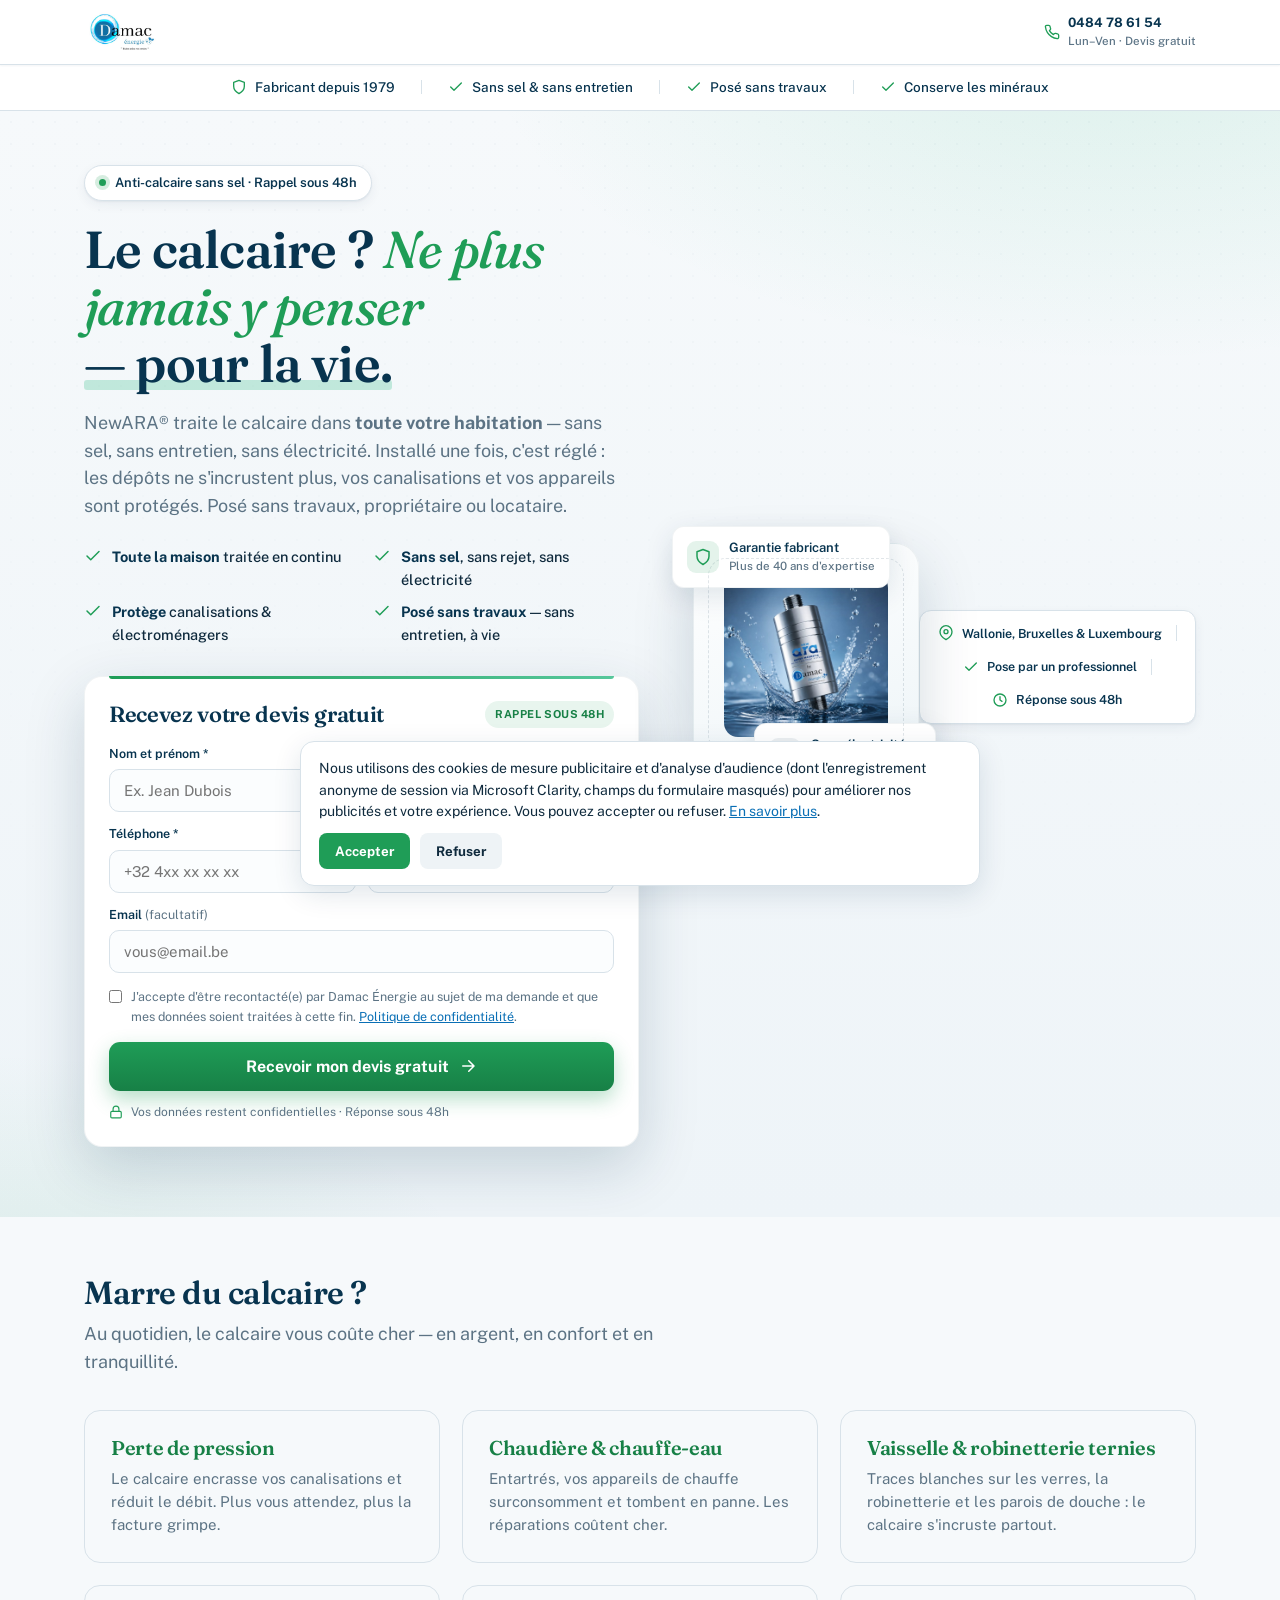
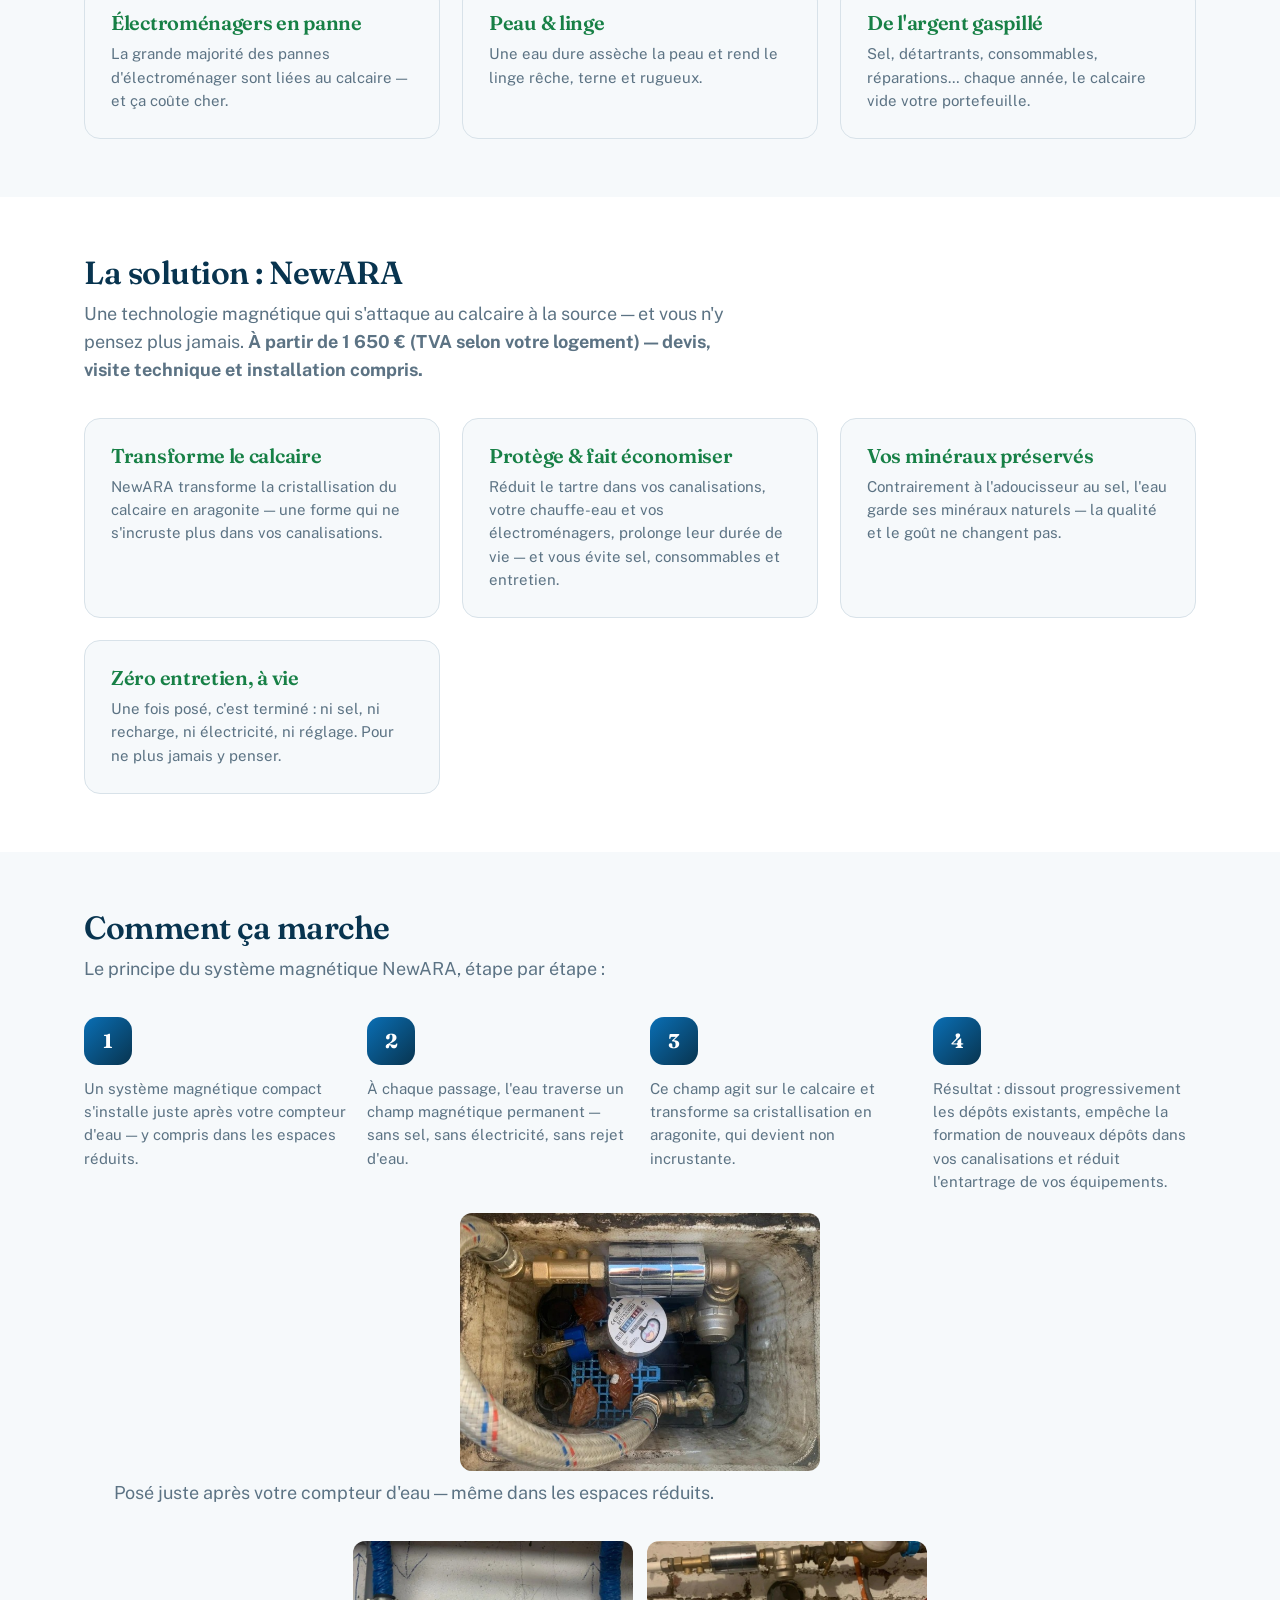
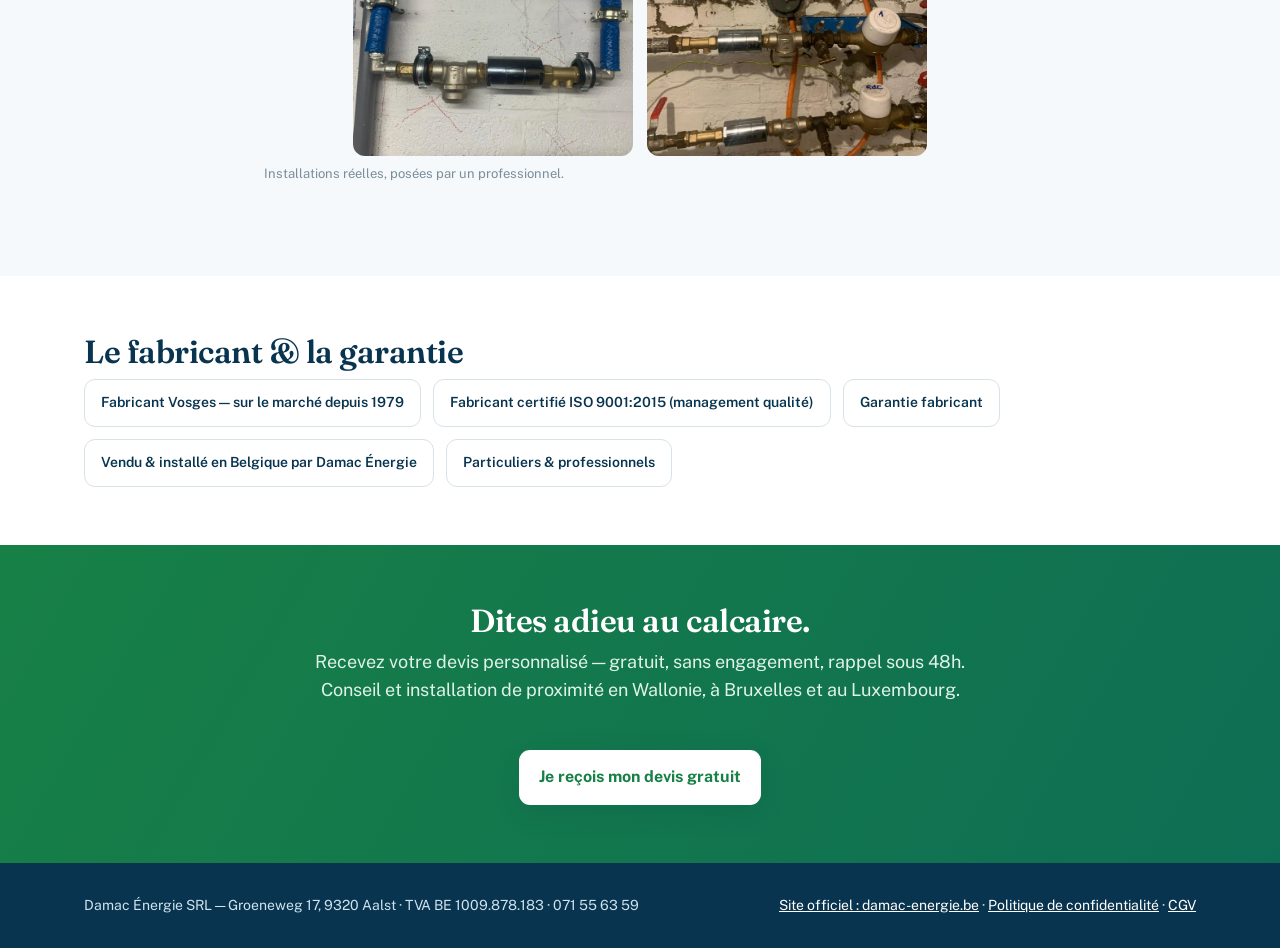
<file: index.html>
<!DOCTYPE html>
<html lang="fr">
<head>
<meta charset="utf-8">
<meta name="viewport" content="width=device-width, initial-scale=1">
<title>Anti-calcaire NewARA — Dites adieu au calcaire, pour la vie | Damac Énergie</title>
<meta name="description" content="Le calcaire ? Ne plus jamais y penser. NewARA traite le calcaire dans toute votre maison — sans sel, sans entretien, sans électricité. Posé sans travaux, propriétaire ou locataire. À partir de 1 650 €. Devis gratuit en Wallonie, Bruxelles & Luxembourg.">

<!-- Google Consent Mode v2 : refus par défaut (RGPD) — avant le tag -->
<script>
  window.dataLayer = window.dataLayer || [];
  function gtag(){dataLayer.push(arguments);}
  gtag('consent','default',{
    ad_storage:'denied', ad_user_data:'denied', ad_personalization:'denied',
    analytics_storage:'denied', wait_for_update:500
  });
  gtag('js', new Date());
  gtag('config','AW-18269579591');
</script>
<script async src="https://www.googletagmanager.com/gtag/js?id=AW-18269579591"></script>

<!-- Suivi des appels depuis le site (number swap Google Ads) : trace les appels au numéro affiché venus d'un clic pub -->
<script>
  gtag('config','AW-18269579591/tCw0CK3us8YcEMfSzodE',{'phone_conversion_number':'0484 78 61 54'});
</script>

<!-- Microsoft Clarity (analyse comportementale : enregistrements de session + heatmaps) -->
<!-- RGPD : refus par défaut ; le bandeau cookies (script.js) passe à 'granted' à l'acceptation. Inputs masqués par défaut (PII non captée). -->
<script type="text/javascript">
  (function(c,l,a,r,i,t,y){
    c[a]=c[a]||function(){(c[a].q=c[a].q||[]).push(arguments)};
    t=l.createElement(r);t.async=1;t.src="https://www.clarity.ms/tag/"+i;
    y=l.getElementsByTagName(r)[0];y.parentNode.insertBefore(t,y);
  })(window, document, "clarity", "script", "3j9kkblzoj");
  clarity('consentv2', { ad_Storage:'denied', analytics_Storage:'denied' });
</script>

<link rel="stylesheet" href="assets/style.css">
</head>
<body>

<!-- Barre supérieure -->
<header class="topbar"><div class="wrap">
  <div class="brand"><img src="assets/damac-logo.jpg" alt="Damac Énergie"></div>
  <a class="phone" href="tel:+32484786154">
    <svg viewBox="0 0 24 24" stroke-width="2" stroke-linecap="round" stroke-linejoin="round" aria-hidden="true"><path d="M22 16.92v3a2 2 0 0 1-2.18 2 19.79 19.79 0 0 1-8.63-3.07 19.5 19.5 0 0 1-6-6 19.79 19.79 0 0 1-3.07-8.67A2 2 0 0 1 4.11 2h3a2 2 0 0 1 2 1.72c.13.96.36 1.9.7 2.81a2 2 0 0 1-.45 2.11L8.09 9.91a16 16 0 0 0 6 6l1.27-1.27a2 2 0 0 1 2.11-.45c.91.34 1.85.57 2.81.7A2 2 0 0 1 22 16.92z"/></svg>
    <span>0484 78 61 54<small>Lun–Ven · Devis gratuit</small></span>
  </a>
</div></header>

<!-- Bandeau de réassurance -->
<div class="trust"><div class="wrap">
  <div class="item"><svg viewBox="0 0 24 24" stroke-width="2" stroke-linecap="round" stroke-linejoin="round" aria-hidden="true"><path d="M12 2 4 5v6c0 5 3.4 8.5 8 11 4.6-2.5 8-6 8-11V5l-8-3z"/></svg> Fabricant depuis 1979</div>
  <div class="sep"></div>
  <div class="item"><svg viewBox="0 0 24 24" stroke-width="2" stroke-linecap="round" stroke-linejoin="round" aria-hidden="true"><path d="M20 6 9 17l-5-5"/></svg> Sans sel &amp; sans entretien</div>
  <div class="sep"></div>
  <div class="item"><svg viewBox="0 0 24 24" stroke-width="2" stroke-linecap="round" stroke-linejoin="round" aria-hidden="true"><path d="M20 6 9 17l-5-5"/></svg> Posé sans travaux</div>
  <div class="sep"></div>
  <div class="item"><svg viewBox="0 0 24 24" stroke-width="2" stroke-linecap="round" stroke-linejoin="round" aria-hidden="true"><path d="M20 6 9 17l-5-5"/></svg> Conserve les minéraux</div>
</div></div>

<!-- HERO -->
<section class="hero"><div class="wrap hero-grid">
  <div class="hero-left">
    <span class="eyebrow"><span class="dot"></span> Anti-calcaire sans sel · Rappel sous 48h</span>
    <h1>Le calcaire&nbsp;? <span class="accent">Ne plus jamais y penser</span><span class="under"> — pour la vie.</span></h1>
    <p class="lede">NewARA® traite le calcaire dans <b>toute votre habitation</b> — sans sel, sans entretien, sans électricité. Installé une fois, c'est réglé : les dépôts ne s'incrustent plus, vos canalisations et vos appareils sont protégés. Posé sans travaux, propriétaire ou locataire.</p>
    <ul class="bullets">
      <li><svg viewBox="0 0 24 24" stroke-width="2" stroke-linecap="round" stroke-linejoin="round" aria-hidden="true"><path d="M20 6 9 17l-5-5"/></svg><span><b>Toute la maison</b> traitée en continu</span></li>
      <li><svg viewBox="0 0 24 24" stroke-width="2" stroke-linecap="round" stroke-linejoin="round" aria-hidden="true"><path d="M20 6 9 17l-5-5"/></svg><span><b>Sans sel</b>, sans rejet, sans électricité</span></li>
      <li><svg viewBox="0 0 24 24" stroke-width="2" stroke-linecap="round" stroke-linejoin="round" aria-hidden="true"><path d="M20 6 9 17l-5-5"/></svg><span><b>Protège</b> canalisations &amp; électroménagers</span></li>
      <li><svg viewBox="0 0 24 24" stroke-width="2" stroke-linecap="round" stroke-linejoin="round" aria-hidden="true"><path d="M20 6 9 17l-5-5"/></svg><span><b>Posé sans travaux</b> — sans entretien, à vie</span></li>
    </ul>

    <form id="lead-form" class="form-card" data-produit="Anti-calcaire NewARA" novalidate>
      <div class="form-head">
        <h2>Recevez votre devis gratuit</h2>
        <span class="badge">Rappel sous 48h</span>
      </div>
      <div class="form-grid">
        <div class="field full"><label for="nom">Nom et prénom *</label>
          <input id="nom" name="nom" type="text" autocomplete="name" placeholder="Ex. Jean Dubois" required></div>
        <div class="field"><label for="tel">Téléphone *</label>
          <input id="tel" name="telephone" type="tel" autocomplete="tel" placeholder="+32 4xx xx xx xx" required></div>
        <div class="field"><label for="cp">Code postal *</label>
          <input id="cp" name="code_postal" type="text" inputmode="numeric" placeholder="ex. 6000" required></div>
        <div class="field full"><label for="email">Email <span style="color:var(--gris);font-weight:400">(facultatif)</span></label>
          <input id="email" name="email" type="email" autocomplete="email" placeholder="vous@email.be"></div>
      </div>
      <label class="consent"><input id="consent" type="checkbox" name="consentement" value="oui">
        <span>J'accepte d'être recontacté(e) par Damac Énergie au sujet de ma demande et que mes données soient traitées à cette fin. <a href="politique-confidentialite.html" target="_blank">Politique de confidentialité</a>.</span></label>
      <button type="submit" class="btn">Recevoir mon devis gratuit
        <svg viewBox="0 0 24 24" stroke-width="2" stroke-linecap="round" stroke-linejoin="round" aria-hidden="true"><path d="M5 12h14M13 5l7 7-7 7"/></svg></button>
      <p class="err" id="form-err"></p>
      <p class="form-note"><svg viewBox="0 0 24 24" stroke-width="2" stroke-linecap="round" stroke-linejoin="round" aria-hidden="true"><rect x="3" y="11" width="18" height="11" rx="2"/><path d="M7 11V7a5 5 0 0 1 10 0v4"/></svg> Vos données restent confidentielles · Réponse sous 48h</p>
      <input type="hidden" id="gclid" name="gclid">
      <input type="hidden" id="gbraid" name="gbraid">
      <input type="hidden" id="wbraid" name="wbraid">
      <input type="hidden" id="utm_source" name="utm_source">
      <input type="hidden" id="utm_medium" name="utm_medium">
      <input type="hidden" id="utm_campaign" name="utm_campaign">
      <input type="hidden" id="utm_term" name="utm_term">
      <input type="hidden" id="page_origine" name="page_origine">
      <input type="hidden" id="referrer" name="referrer">
      <input type="hidden" name="produit" value="Anti-calcaire NewARA">
    </form>
  </div>

  <div class="visual">
    <div class="frame">
      <img src="assets/newara-produit.jpg" alt="Dispositif anti-calcaire NewARA (Damac Énergie)">
      <div class="badge-float badge-1">
        <div class="ico"><svg viewBox="0 0 24 24" stroke-width="2" stroke-linecap="round" stroke-linejoin="round" aria-hidden="true"><path d="M12 2 4 5v6c0 5 3.4 8.5 8 11 4.6-2.5 8-6 8-11V5l-8-3z"/></svg></div>
        <div><span>Garantie fabricant</span><small>Plus de 40 ans d'expertise</small></div>
      </div>
      <div class="badge-float badge-2">
        <div class="ico"><svg viewBox="0 0 24 24" stroke-width="2" stroke-linecap="round" stroke-linejoin="round" aria-hidden="true"><path d="M13 2 3 14h9l-1 8 10-12h-9l1-8z"/></svg></div>
        <div><span>Sans électricité</span><small>Zéro consommation</small></div>
      </div>
    </div>
    <div class="reassurance-row">
      <div class="r-item"><svg viewBox="0 0 24 24" stroke-width="2" stroke-linecap="round" stroke-linejoin="round" aria-hidden="true"><path d="M21 10c0 7-9 12-9 12s-9-5-9-12a9 9 0 0 1 18 0z"/><circle cx="12" cy="10" r="3"/></svg> Wallonie, Bruxelles &amp; Luxembourg</div>
      <div class="r-sep"></div>
      <div class="r-item"><svg viewBox="0 0 24 24" stroke-width="2" stroke-linecap="round" stroke-linejoin="round" aria-hidden="true"><path d="M20 6 9 17l-5-5"/></svg> Pose par un professionnel</div>
      <div class="r-sep"></div>
      <div class="r-item"><svg viewBox="0 0 24 24" stroke-width="2" stroke-linecap="round" stroke-linejoin="round" aria-hidden="true"><circle cx="12" cy="12" r="9"/><path d="M12 7v5l3 2"/></svg> Réponse sous 48h</div>
    </div>
  </div>
</div></section>

<!-- MARRE DU CALCAIRE -->
<section class="alt"><div class="wrap">
  <h2 class="t">Marre du calcaire&nbsp;?</h2>
  <p class="st">Au quotidien, le calcaire vous coûte cher — en argent, en confort et en tranquillité.</p>
  <div class="cols">
    <div class="col"><h3>Perte de pression</h3><p>Le calcaire encrasse vos canalisations et réduit le débit. Plus vous attendez, plus la facture grimpe.</p></div>
    <div class="col"><h3>Chaudière &amp; chauffe-eau</h3><p>Entartrés, vos appareils de chauffe surconsomment et tombent en panne. Les réparations coûtent cher.</p></div>
    <div class="col"><h3>Vaisselle &amp; robinetterie ternies</h3><p>Traces blanches sur les verres, la robinetterie et les parois de douche : le calcaire s'incruste partout.</p></div>
    <div class="col"><h3>Électroménagers en panne</h3><p>La grande majorité des pannes d'électroménager sont liées au calcaire — et ça coûte cher.</p></div>
    <div class="col"><h3>Peau &amp; linge</h3><p>Une eau dure assèche la peau et rend le linge rêche, terne et rugueux.</p></div>
    <div class="col"><h3>De l'argent gaspillé</h3><p>Sel, détartrants, consommables, réparations… chaque année, le calcaire vide votre portefeuille.</p></div>
  </div>
</div></section>

<!-- BÉNÉFICES -->
<section><div class="wrap">
  <h2 class="t">La solution&nbsp;: NewARA</h2>
  <p class="st">Une technologie magnétique qui s'attaque au calcaire à la source — et vous n'y pensez plus jamais. <strong>À partir de 1 650 € (TVA selon votre logement) — devis, visite technique et installation compris.</strong></p>
  <div class="cols">
    <div class="col"><h3>Transforme le calcaire</h3><p>NewARA transforme la cristallisation du calcaire en aragonite — une forme qui ne s'incruste plus dans vos canalisations.</p></div>
    <div class="col"><h3>Protège &amp; fait économiser</h3><p>Réduit le tartre dans vos canalisations, votre chauffe-eau et vos électroménagers, prolonge leur durée de vie — et vous évite sel, consommables et entretien.</p></div>
    <div class="col"><h3>Vos minéraux préservés</h3><p>Contrairement à l'adoucisseur au sel, l'eau garde ses minéraux naturels — la qualité et le goût ne changent pas.</p></div>
    <div class="col"><h3>Zéro entretien, à vie</h3><p>Une fois posé, c'est terminé : ni sel, ni recharge, ni électricité, ni réglage. Pour ne plus jamais y penser.</p></div>
  </div>
</div></section>

<!-- COMMENT ÇA MARCHE -->
<section class="alt"><div class="wrap">
  <h2 class="t">Comment ça marche</h2>
  <p class="st">Le principe du système magnétique NewARA, étape par étape :</p>
  <div class="steps">
    <div class="step"><div class="n">1</div><p>Un système magnétique compact s'installe juste après votre compteur d'eau — y compris dans les espaces réduits.</p></div>
    <div class="step"><div class="n">2</div><p>À chaque passage, l'eau traverse un champ magnétique permanent — sans sel, sans électricité, sans rejet d'eau.</p></div>
    <div class="step"><div class="n">3</div><p>Ce champ agit sur le calcaire et transforme sa cristallisation en aragonite, qui devient non incrustante.</p></div>
    <div class="step"><div class="n">4</div><p>Résultat : dissout progressivement les dépôts existants, empêche la formation de nouveaux dépôts dans vos canalisations et réduit l'entartrage de vos équipements.</p></div>
  </div>
  <img src="assets/install-compteur.jpg" alt="NewARA installé juste après le compteur d'eau, dans un espace réduit" style="max-width:360px;width:100%;height:auto;display:block;margin:20px auto 0;border-radius:12px">
  <p class="st" style="margin-top:8px;text-align:center">Posé juste après votre compteur d'eau — même dans les espaces réduits.</p>
  <div style="display:flex;gap:14px;flex-wrap:wrap;justify-content:center;margin-top:18px">
    <img src="assets/install-mur.jpg" alt="Installation NewARA sur l'arrivée d'eau" style="width:280px;max-width:100%;height:auto;border-radius:12px">
    <img src="assets/install-pro.jpg" alt="Installation professionnelle multi-lignes" style="width:280px;max-width:100%;height:auto;border-radius:12px">
  </div>
  <p class="st" style="margin-top:8px;text-align:center;font-size:13px;opacity:.8">Installations réelles, posées par un professionnel.</p>
</div></section>

<!-- LE FABRICANT & LA GARANTIE -->
<section><div class="wrap">
  <h2 class="t">Le fabricant &amp; la garantie</h2>
  <div class="proof">
    <span>Fabricant Vosges — sur le marché depuis 1979</span><span>Fabricant certifié ISO 9001:2015 (management qualité)</span>
    <span>Garantie fabricant</span><span>Vendu &amp; installé en Belgique par Damac Énergie</span>
    <span>Particuliers &amp; professionnels</span>
  </div>
</div></section>

<!-- CTA -->
<section class="cta-band"><div class="wrap">
  <h2 class="t">Dites adieu au calcaire.</h2>
  <p class="st">Recevez votre devis personnalisé — gratuit, sans engagement, rappel sous 48h. Conseil et installation de proximité en Wallonie, à Bruxelles et au Luxembourg.</p>
  <a href="#lead-form" class="btn">Je reçois mon devis gratuit</a>
</div></section>

<footer><div class="wrap">
  <div>Damac Énergie SRL — Groeneweg 17, 9320 Aalst · TVA BE 1009.878.183 · 071 55 63 59</div>
  <div><a href="https://www.damac-energie.be/" target="_blank" rel="noopener">Site officiel : damac-energie.be</a> · <a href="politique-confidentialite.html">Politique de confidentialité</a> · <a href="https://www.damac-energie.be/cgv" target="_blank" rel="noopener">CGV</a></div>
</div></footer>

<!-- Barre d'appel mobile -->
<div class="callbar">
  <a href="tel:+32484786154"><svg viewBox="0 0 24 24" fill="none" stroke="currentColor" stroke-width="2" stroke-linecap="round" stroke-linejoin="round" aria-hidden="true"><path d="M22 16.92v3a2 2 0 0 1-2.18 2 19.79 19.79 0 0 1-8.63-3.07 19.5 19.5 0 0 1-6-6 19.79 19.79 0 0 1-3.07-8.67A2 2 0 0 1 4.11 2h3a2 2 0 0 1 2 1.72c.13.96.36 1.9.7 2.81a2 2 0 0 1-.45 2.11L8.09 9.91a16 16 0 0 0 6 6l1.27-1.27a2 2 0 0 1 2.11-.45c.91.34 1.85.57 2.81.7A2 2 0 0 1 22 16.92z"/></svg>Appeler</a>
  <a href="https://wa.me/32484786154?text=Bonjour%2C%20je%20souhaite%20un%20devis%20anti-calcaire%20NewARA" target="_blank" rel="noopener"><svg viewBox="0 0 24 24" fill="none" stroke="currentColor" stroke-width="2" stroke-linecap="round" stroke-linejoin="round" aria-hidden="true"><path d="M21 11.5a8.38 8.38 0 0 1-.9 3.8 8.5 8.5 0 0 1-7.6 4.7 8.38 8.38 0 0 1-3.8-.9L3 21l1.9-5.7a8.38 8.38 0 0 1-.9-3.8 8.5 8.5 0 0 1 4.7-7.6 8.38 8.38 0 0 1 3.8-.9h.5a8.48 8.48 0 0 1 8 8v.5z"/></svg>WhatsApp</a>
  <a class="alt2" href="#lead-form"><svg viewBox="0 0 24 24" fill="none" stroke="currentColor" stroke-width="2" stroke-linecap="round" stroke-linejoin="round" aria-hidden="true"><path d="M11 4H4a2 2 0 0 0-2 2v14a2 2 0 0 0 2 2h14a2 2 0 0 0 2-2v-7"/><path d="M18.5 2.5a2.12 2.12 0 0 1 3 3L12 15l-4 1 1-4 9.5-9.5z"/></svg>Mon devis</a>
</div>

<!-- Bandeau cookies -->
<div id="cookie">
  <p>Nous utilisons des cookies de mesure publicitaire et d'analyse d'audience (dont l'enregistrement anonyme de session via Microsoft Clarity, champs du formulaire masqués) pour améliorer nos publicités et votre expérience. Vous pouvez accepter ou refuser. <a href="politique-confidentialite.html" target="_blank">En savoir plus</a>.</p>
  <div class="row">
    <button class="ok" id="cookie-ok">Accepter</button>
    <button class="no" id="cookie-no">Refuser</button>
  </div>
</div>

<script src="assets/script.js"></script>
</body>
</html>
</file>
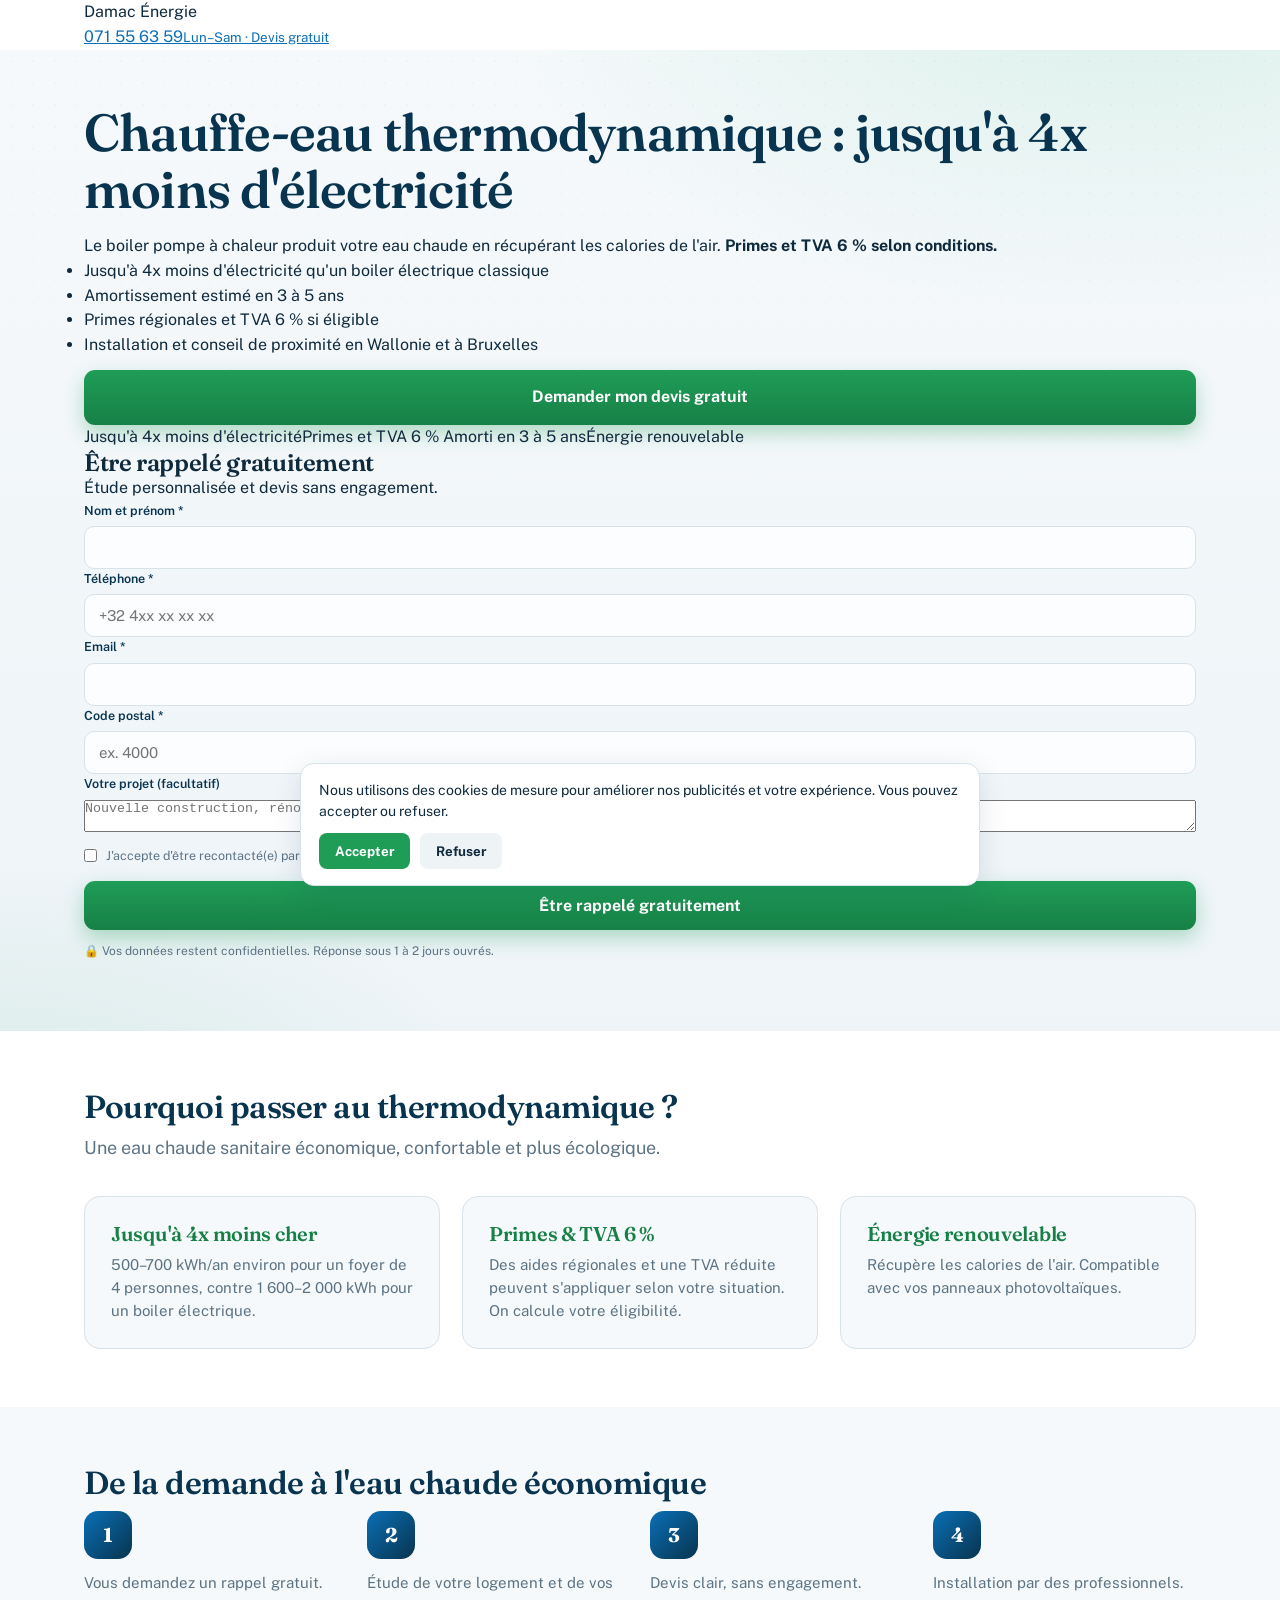
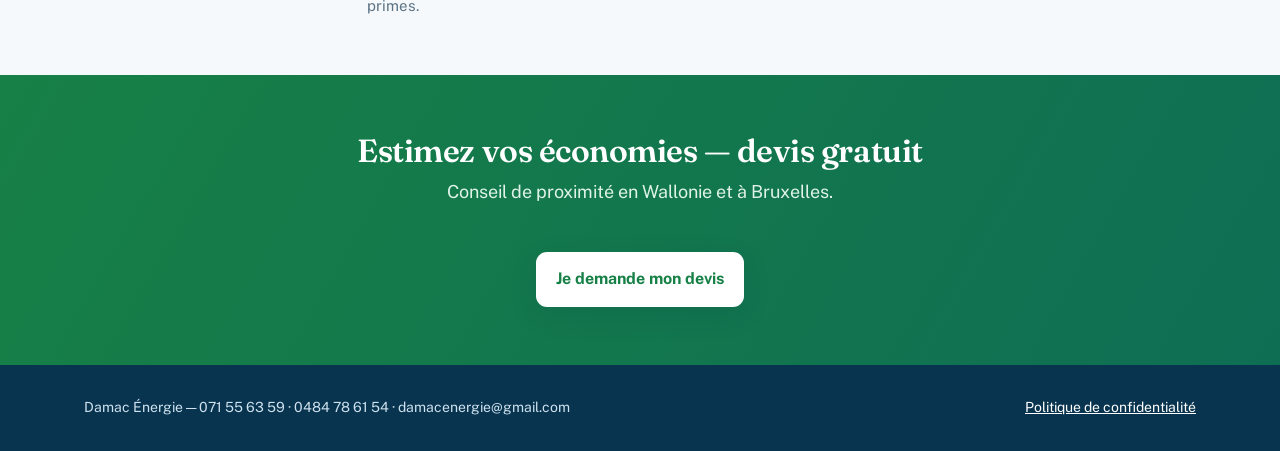
<file: chauffe-eau-thermodynamique.html>
<!DOCTYPE html>
<html lang="fr">
<head>
<meta charset="utf-8">
<meta name="viewport" content="width=device-width, initial-scale=1">
<title>Chauffe-eau thermodynamique | Devis gratuit — Damac Énergie</title>
<meta name="description" content="Chauffe-eau thermodynamique : jusqu'à 4x moins d'électricité. Primes et TVA 6% selon conditions. Devis gratuit en Wallonie et à Bruxelles.">

<!-- ===== Google Consent Mode v2 : refus par défaut (RGPD) ===== -->
<script>
  window.dataLayer = window.dataLayer || [];
  function gtag(){dataLayer.push(arguments);}
  gtag('consent','default',{
    ad_storage:'denied', ad_user_data:'denied', ad_personalization:'denied',
    analytics_storage:'denied', wait_for_update:500
  });
  gtag('js', new Date());
  gtag('config','AW-CONVERSION_ID');   /* >>> REMPLACER par AW-XXXXXXXXX <<< */
</script>
<script async src="https://www.googletagmanager.com/gtag/js?id=AW-CONVERSION_ID"></script>

<link rel="stylesheet" href="assets/style.css">
</head>
<body>

<header class="top"><div class="wrap">
  <div class="logo">Damac <span>Énergie</span></div>
  <a class="tel" href="tel:+3271556359">071 55 63 59<small>Lun–Sam · Devis gratuit</small></a>
</div></header>

<section class="hero"><div class="wrap"><div class="grid">
  <div>
    <h1>Chauffe-eau thermodynamique : jusqu'à 4x moins d'électricité</h1>
    <p class="lead">Le boiler pompe à chaleur produit votre eau chaude en récupérant les calories de l'air. <strong>Primes et TVA 6 % selon conditions.</strong></p>
    <ul>
      <li>Jusqu'à 4x moins d'électricité qu'un boiler électrique classique</li>
      <li>Amortissement estimé en 3 à 5 ans</li>
      <li>Primes régionales et TVA 6 % si éligible</li>
      <li>Installation et conseil de proximité en Wallonie et à Bruxelles</li>
    </ul>
    <a href="#form" class="btn">Demander mon devis gratuit</a>
    <div class="badges">
      <span>Jusqu'à 4x moins d'électricité</span><span>Primes et TVA 6 %</span>
      <span>Amorti en 3 à 5 ans</span><span>Énergie renouvelable</span>
    </div>
  </div>

  <div class="card-form" id="form">
    <h2>Être rappelé gratuitement</h2>
    <p class="sub">Étude personnalisée et devis sans engagement.</p>
    <form id="lead-form" data-produit="Chauffe-eau thermodynamique" novalidate>
      <div class="field"><label for="nom">Nom et prénom *</label>
        <input id="nom" name="nom" type="text" autocomplete="name" required></div>
      <div class="field"><label for="tel">Téléphone *</label>
        <input id="tel" name="telephone" type="tel" autocomplete="tel" required placeholder="+32 4xx xx xx xx"></div>
      <div class="field"><label for="email">Email *</label>
        <input id="email" name="email" type="email" autocomplete="email" required></div>
      <div class="field"><label for="cp">Code postal *</label>
        <input id="cp" name="code_postal" type="text" inputmode="numeric" required placeholder="ex. 4000"></div>
      <div class="field"><label for="msg">Votre projet (facultatif)</label>
        <textarea id="msg" name="message" rows="2" placeholder="Nouvelle construction, rénovation, nombre de personnes…"></textarea></div>

      <label class="consent"><input id="consent" type="checkbox" name="consentement" value="oui">
        <span>J'accepte d'être recontacté(e) par Damac Énergie au sujet de ma demande et que mes données soient traitées à cette fin. <a href="politique-confidentialite.html" target="_blank">Politique de confidentialité</a>.</span></label>

      <input type="hidden" id="gclid" name="gclid">
      <input type="hidden" id="gbraid" name="gbraid">
      <input type="hidden" id="wbraid" name="wbraid">
      <input type="hidden" id="utm_source" name="utm_source">
      <input type="hidden" id="utm_medium" name="utm_medium">
      <input type="hidden" id="utm_campaign" name="utm_campaign">
      <input type="hidden" id="utm_term" name="utm_term">
      <input type="hidden" id="page_origine" name="page_origine">
      <input type="hidden" id="referrer" name="referrer">
      <input type="hidden" name="produit" value="Chauffe-eau thermodynamique">

      <button type="submit" class="btn btn--full">Être rappelé gratuitement</button>
      <p class="err" id="form-err"></p>
      <p class="form-note">🔒 Vos données restent confidentielles. Réponse sous 1 à 2 jours ouvrés.</p>
    </form>
  </div>
</div></div></section>

<section><div class="wrap">
  <h2 class="t">Pourquoi passer au thermodynamique ?</h2>
  <p class="st">Une eau chaude sanitaire économique, confortable et plus écologique.</p>
  <div class="cols">
    <div class="col"><h3>Jusqu'à 4x moins cher</h3><p>500–700 kWh/an environ pour un foyer de 4 personnes, contre 1 600–2 000 kWh pour un boiler électrique.</p></div>
    <div class="col"><h3>Primes &amp; TVA 6 %</h3><p>Des aides régionales et une TVA réduite peuvent s'appliquer selon votre situation. On calcule votre éligibilité.</p></div>
    <div class="col"><h3>Énergie renouvelable</h3><p>Récupère les calories de l'air. Compatible avec vos panneaux photovoltaïques.</p></div>
  </div>
</div></section>

<section class="alt"><div class="wrap">
  <h2 class="t">De la demande à l'eau chaude économique</h2>
  <div class="steps">
    <div class="step"><div class="n">1</div><p>Vous demandez un rappel gratuit.</p></div>
    <div class="step"><div class="n">2</div><p>Étude de votre logement et de vos primes.</p></div>
    <div class="step"><div class="n">3</div><p>Devis clair, sans engagement.</p></div>
    <div class="step"><div class="n">4</div><p>Installation par des professionnels.</p></div>
  </div>
</div></section>

<section class="cta-band"><div class="wrap">
  <h2 class="t">Estimez vos économies — devis gratuit</h2>
  <p class="st" style="color:#dff3e8">Conseil de proximité en Wallonie et à Bruxelles.</p>
  <a href="#form" class="btn">Je demande mon devis</a>
</div></section>

<footer><div class="wrap">
  <div>Damac Énergie — 071 55 63 59 · 0484 78 61 54 · damacenergie@gmail.com</div>
  <div><a href="politique-confidentialite.html">Politique de confidentialité</a></div>
</div></footer>

<div class="callbar">
  <a href="tel:+3271556359">📞 Appeler</a>
  <a class="alt2" href="#form">📝 Être rappelé</a>
</div>

<div id="cookie">
  <p>Nous utilisons des cookies de mesure pour améliorer nos publicités et votre expérience. Vous pouvez accepter ou refuser.</p>
  <div class="row">
    <button class="ok" id="cookie-ok">Accepter</button>
    <button class="no" id="cookie-no">Refuser</button>
  </div>
</div>

<script src="assets/script.js"></script>
</body>
</html>
</file>
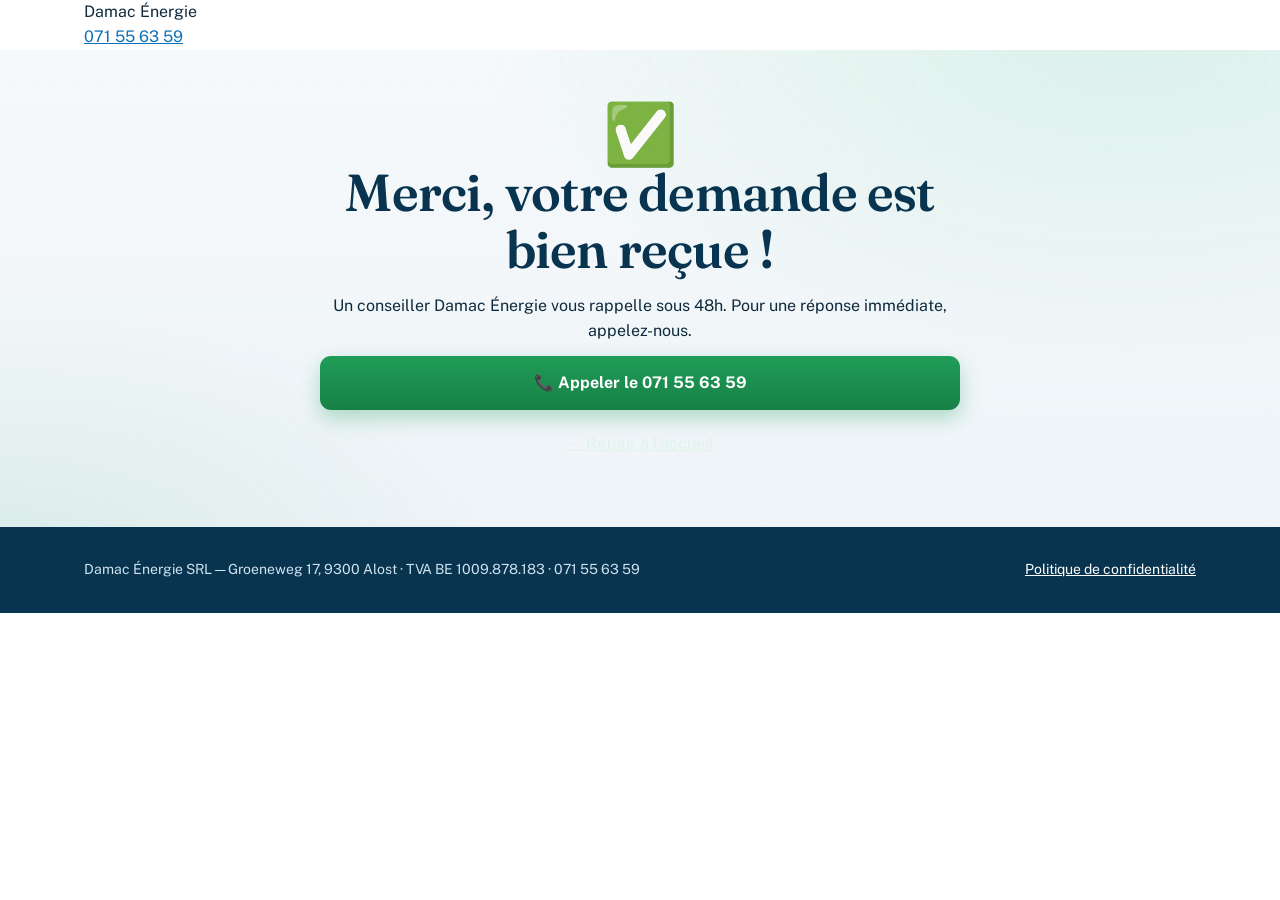
<file: merci.html>
<!DOCTYPE html>
<html lang="fr">
<head>
<meta charset="utf-8">
<meta name="viewport" content="width=device-width, initial-scale=1">
<title>Merci — votre demande est bien reçue | Damac Énergie</title>
<meta name="robots" content="noindex">

<!-- ===== Consent Mode v2 (mêmes réglages que les autres pages) ===== -->
<script>
  window.dataLayer = window.dataLayer || [];
  function gtag(){dataLayer.push(arguments);}
  gtag('consent','default',{
    ad_storage:'denied', ad_user_data:'denied', ad_personalization:'denied',
    analytics_storage:'denied', wait_for_update:500
  });
  // Si l'utilisateur avait déjà accepté sur la page précédente, on rétablit le consentement :
  try{ if(localStorage.getItem('damac_consent')==='granted'){
    gtag('consent','update',{ad_storage:'granted',ad_user_data:'granted',ad_personalization:'granted',analytics_storage:'granted'});
  }}catch(e){}
  gtag('js', new Date());
  gtag('config','AW-18269579591');
</script>
<script async src="https://www.googletagmanager.com/gtag/js?id=AW-18269579591"></script>

<!-- Microsoft Clarity : refus par défaut, rétabli si l'utilisateur avait accepté sur la page précédente -->
<script type="text/javascript">
  (function(c,l,a,r,i,t,y){
    c[a]=c[a]||function(){(c[a].q=c[a].q||[]).push(arguments)};
    t=l.createElement(r);t.async=1;t.src="https://www.clarity.ms/tag/"+i;
    y=l.getElementsByTagName(r)[0];y.parentNode.insertBefore(t,y);
  })(window, document, "clarity", "script", "3j9kkblzoj");
  clarity('consentv2', { ad_Storage:'denied', analytics_Storage:'denied' });
  try{ if(localStorage.getItem('damac_consent')==='granted'){
    clarity('consentv2', { ad_Storage:'granted', analytics_Storage:'granted' });
  }}catch(e){}
</script>

<!-- ============================================================
     >>> BALISE DE CONVERSION « Formulaire devis » <<<
     Remplace AW-CONVERSION_ID/LABEL par l'extrait fourni par Google Ads
     (Objectifs > Conversions > ton action > Configurer la balise).
     ============================================================ -->
<script>
  gtag('event','conversion',{
    'send_to':'AW-18269579591/c2TaCNXNvcUcEMfSzodE',
    'value':1.0,
    'currency':'EUR'
  });
</script>

<link rel="stylesheet" href="assets/style.css">
</head>
<body>

<header class="top"><div class="wrap">
  <div class="logo">Damac <span>Énergie</span></div>
  <a class="tel" href="tel:+3271556359">071 55 63 59</a>
</div></header>

<section class="hero" style="text-align:center"><div class="wrap">
  <div style="max-width:640px;margin:0 auto">
    <div style="font-size:60px;line-height:1">✅</div>
    <h1>Merci, votre demande est bien reçue !</h1>
    <p class="lead">Un conseiller Damac Énergie vous rappelle sous 48h. Pour une réponse immédiate, appelez-nous.</p>
    <a class="btn" href="tel:+3271556359">📞 Appeler le 071 55 63 59</a>
    <p style="margin-top:22px"><a href="index.html" style="color:#dff3e8">← Retour à l'accueil</a></p>
  </div>
</div></section>

<footer><div class="wrap">
  <div>Damac Énergie SRL — Groeneweg 17, 9300 Alost · TVA BE 1009.878.183 · 071 55 63 59</div>
  <div><a href="politique-confidentialite.html">Politique de confidentialité</a></div>
</div></footer>

</body>
</html>
</file>
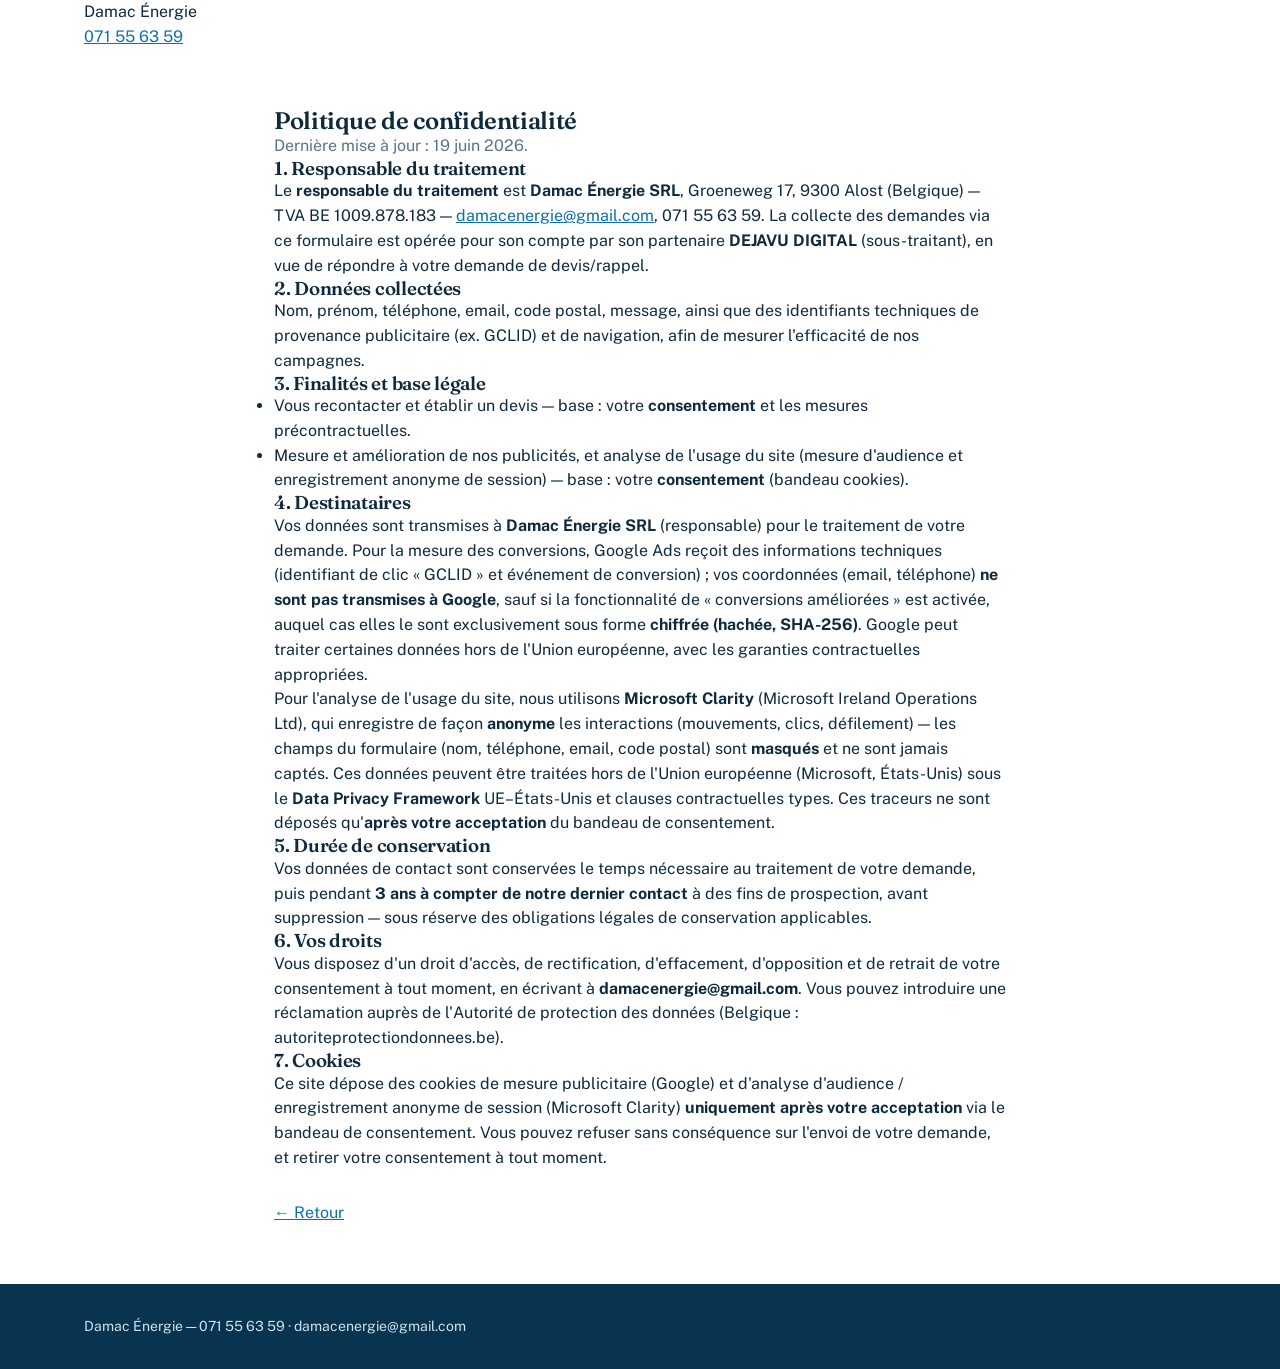
<file: politique-confidentialite.html>
<!DOCTYPE html>
<html lang="fr">
<head>
<meta charset="utf-8">
<meta name="viewport" content="width=device-width, initial-scale=1">
<title>Politique de confidentialité — Damac Énergie</title>
<meta name="robots" content="noindex">
<link rel="stylesheet" href="assets/style.css">
</head>
<body>
<header class="top"><div class="wrap">
  <div class="logo">Damac <span>Énergie</span></div>
  <a class="tel" href="tel:+3271556359">071 55 63 59</a>
</div></header>

<section><div class="wrap" style="max-width:780px">
  <h1>Politique de confidentialité</h1>
  <p style="color:var(--gris)">Dernière mise à jour : 19 juin 2026.</p>

  <h3>1. Responsable du traitement</h3>
  <p>Le <strong>responsable du traitement</strong> est <strong>Damac Énergie SRL</strong>, Groeneweg 17, 9300 Alost (Belgique) — TVA BE 1009.878.183 — <a href="mailto:damacenergie@gmail.com">damacenergie@gmail.com</a>, 071 55 63 59. La collecte des demandes via ce formulaire est opérée pour son compte par son partenaire <strong>DEJAVU DIGITAL</strong> (sous-traitant), en vue de répondre à votre demande de devis/rappel.</p>

  <h3>2. Données collectées</h3>
  <p>Nom, prénom, téléphone, email, code postal, message, ainsi que des identifiants techniques de provenance publicitaire (ex. GCLID) et de navigation, afin de mesurer l'efficacité de nos campagnes.</p>

  <h3>3. Finalités et base légale</h3>
  <ul>
    <li>Vous recontacter et établir un devis — base : votre <strong>consentement</strong> et les mesures précontractuelles.</li>
    <li>Mesure et amélioration de nos publicités, et analyse de l'usage du site (mesure d'audience et enregistrement anonyme de session) — base : votre <strong>consentement</strong> (bandeau cookies).</li>
  </ul>

  <h3>4. Destinataires</h3>
  <p>Vos données sont transmises à <strong>Damac Énergie SRL</strong> (responsable) pour le traitement de votre demande. Pour la mesure des conversions, Google Ads reçoit des informations techniques (identifiant de clic « GCLID » et événement de conversion) ; vos coordonnées (email, téléphone) <strong>ne sont pas transmises à Google</strong>, sauf si la fonctionnalité de « conversions améliorées » est activée, auquel cas elles le sont exclusivement sous forme <strong>chiffrée (hachée, SHA-256)</strong>. Google peut traiter certaines données hors de l'Union européenne, avec les garanties contractuelles appropriées.</p>
  <p>Pour l'analyse de l'usage du site, nous utilisons <strong>Microsoft Clarity</strong> (Microsoft Ireland Operations Ltd), qui enregistre de façon <strong>anonyme</strong> les interactions (mouvements, clics, défilement) — les champs du formulaire (nom, téléphone, email, code postal) sont <strong>masqués</strong> et ne sont jamais captés. Ces données peuvent être traitées hors de l'Union européenne (Microsoft, États-Unis) sous le <strong>Data Privacy Framework</strong> UE–États-Unis et clauses contractuelles types. Ces traceurs ne sont déposés qu'<strong>après votre acceptation</strong> du bandeau de consentement.</p>

  <h3>5. Durée de conservation</h3>
  <p>Vos données de contact sont conservées le temps nécessaire au traitement de votre demande, puis pendant <strong>3 ans à compter de notre dernier contact</strong> à des fins de prospection, avant suppression — sous réserve des obligations légales de conservation applicables.</p>

  <h3>6. Vos droits</h3>
  <p>Vous disposez d'un droit d'accès, de rectification, d'effacement, d'opposition et de retrait de votre consentement à tout moment, en écrivant à <strong>damacenergie@gmail.com</strong>. Vous pouvez introduire une réclamation auprès de l'Autorité de protection des données (Belgique : autoriteprotectiondonnees.be).</p>

  <h3>7. Cookies</h3>
  <p>Ce site dépose des cookies de mesure publicitaire (Google) et d'analyse d'audience / enregistrement anonyme de session (Microsoft Clarity) <strong>uniquement après votre acceptation</strong> via le bandeau de consentement. Vous pouvez refuser sans conséquence sur l'envoi de votre demande, et retirer votre consentement à tout moment.</p>

  <p style="margin-top:30px"><a href="index.html">← Retour</a></p>
</div></section>

<footer><div class="wrap">
  <div>Damac Énergie — 071 55 63 59 · damacenergie@gmail.com</div>
</div></footer>
</body>
</html>
</file>
<file: assets/style.css>
@import url('https://fonts.googleapis.com/css2?family=Fraunces:opsz,wght@9..144,500;9..144,600;9..144,700&family=Public+Sans:wght@400;500;600;700&display=swap');
:root{
  --bleu:#0a6fb5; --navy:#08344f; --navy-2:#0d4368; --vert:#1f9d57; --vert-fonce:#178046;
  --accent:#56c79b; --gris:#5c7384; --gris-clair:#eef3f6; --surface:#f6f9fb; --bord:#d8e2e9; --texte:#0f2a3d; --blanc:#fff;
  --font-display:'Fraunces',Georgia,'Times New Roman',serif;
  --font-body:'Public Sans',-apple-system,BlinkMacSystemFont,"Segoe UI",Roboto,Helvetica,Arial,sans-serif;
  --radius:16px; --radius-sm:11px; --max:1160px;
  --ombre-sm:0 1px 2px rgba(8,52,79,.06),0 4px 12px rgba(8,52,79,.06);
  --ombre:0 8px 28px rgba(8,52,79,.12); --ombre-lg:0 20px 60px rgba(8,52,79,.18);
  font-family:var(--font-body);
}
*{box-sizing:border-box;margin:0;padding:0}
html{scroll-behavior:smooth}
body{color:var(--texte);background:var(--blanc);line-height:1.55;font-size:16px;font-family:var(--font-body);-webkit-font-smoothing:antialiased}
img{max-width:100%;display:block}
a{color:var(--bleu)}
.wrap{max-width:var(--max);margin:0 auto;padding:0 24px}
h1,h2,h3{font-family:var(--font-display);font-weight:600;letter-spacing:-.015em;line-height:1.1}

/* Topbar */
.topbar{background:#fff;color:var(--navy);font-size:13px;border-bottom:1px solid var(--bord);position:sticky;top:0;z-index:30;box-shadow:0 1px 2px rgba(8,52,79,.05)}
.topbar .wrap{display:flex;align-items:center;justify-content:space-between;gap:18px;padding:10px 24px;flex-wrap:wrap}
.brand img{height:44px;width:auto;display:block}
.topbar .phone{color:var(--navy);font-weight:700;text-decoration:none;display:flex;align-items:center;gap:8px}
.topbar .phone svg{width:16px;height:16px;stroke:var(--vert);fill:none}
.topbar .phone small{display:block;color:#5b7385;font-weight:500;font-size:11.5px}

/* Trust strip */
.trust{background:#fff;border-bottom:1px solid var(--bord)}
.trust .wrap{display:flex;align-items:center;justify-content:center;gap:26px;padding:12px 24px;flex-wrap:wrap;font-size:13.5px;color:var(--navy);font-weight:500}
.trust .item{display:flex;align-items:center;gap:8px}
.trust .item svg{width:16px;height:16px;stroke:var(--vert);fill:none}
.trust .sep{width:1px;height:14px;background:var(--bord)}

/* Hero */
.hero{position:relative;overflow:hidden;padding:54px 0 70px;
  background:radial-gradient(1100px 600px at 88% -10%,rgba(86,199,155,.18),transparent 60%),
    radial-gradient(900px 500px at 0% 110%,rgba(31,157,87,.10),transparent 55%),
    linear-gradient(180deg,#f6f9fb 0%,#eef4f8 100%)}
.hero::before{content:"";position:absolute;inset:0;background-image:radial-gradient(rgba(8,52,79,.05) 1px,transparent 1px);
  background-size:22px 22px;mask-image:linear-gradient(180deg,rgba(0,0,0,.5),transparent 70%);pointer-events:none}
.hero-grid{display:grid;grid-template-columns:1.05fr .95fr;gap:54px;align-items:center;position:relative;z-index:1}
.eyebrow{display:inline-flex;align-items:center;gap:9px;background:#fff;border:1px solid var(--bord);padding:7px 14px;
  border-radius:999px;font-size:13px;font-weight:600;color:var(--navy);box-shadow:var(--ombre-sm);margin-bottom:20px}
.eyebrow .dot{width:7px;height:7px;border-radius:50%;background:var(--vert);box-shadow:0 0 0 4px rgba(31,157,87,.18)}
.hero h1{font-size:clamp(33px,4.4vw,52px);color:var(--navy);margin-bottom:16px}
.hero h1 .accent{color:var(--vert);font-style:italic;font-weight:500}
.hero h1 .under{position:relative;white-space:nowrap}
.hero h1 .under::after{content:"";position:absolute;left:0;right:0;bottom:5px;height:10px;background:rgba(86,199,155,.32);z-index:-1;border-radius:3px}
.lede{font-size:18px;color:var(--gris);max-width:540px;margin-bottom:26px}
.bullets{display:grid;grid-template-columns:1fr 1fr;gap:10px 22px;margin-bottom:30px;max-width:560px;list-style:none}
.bullets li{display:flex;align-items:flex-start;gap:10px;font-size:14.5px;color:var(--texte);font-weight:500}
.bullets li svg{width:18px;height:18px;flex-shrink:0;margin-top:1px;stroke:var(--vert);fill:none}
.bullets li b{color:var(--navy);font-weight:700}

/* Form card */
.form-card{background:#fff;border-radius:18px;box-shadow:var(--ombre-lg);border:1px solid rgba(8,52,79,.06);padding:24px;position:relative}
.form-card::before{content:"";position:absolute;top:-1px;left:24px;right:24px;height:3px;background:linear-gradient(90deg,var(--vert),var(--accent));border-radius:0 0 3px 3px}
.form-head{display:flex;align-items:center;justify-content:space-between;gap:10px;margin-bottom:16px}
.form-head h2{font-size:22px;color:var(--navy)}
.form-head .badge{font-size:11px;font-weight:700;color:var(--vert-fonce);background:rgba(31,157,87,.10);padding:5px 10px;border-radius:999px;text-transform:uppercase;letter-spacing:.05em;white-space:nowrap}
.form-grid{display:grid;grid-template-columns:1fr 1fr;gap:12px}
.field{display:flex;flex-direction:column;gap:6px}
.field.full{grid-column:1/-1}
.field label{font-size:12.5px;font-weight:600;color:var(--navy)}
.field input{padding:12px 14px;border:1.5px solid var(--bord);border-radius:10px;font-family:inherit;font-size:15px;color:var(--texte);background:#fbfdfe;transition:border-color .15s,box-shadow .15s;width:100%}
.field input:focus{outline:none;border-color:var(--vert);box-shadow:0 0 0 4px rgba(31,157,87,.12);background:#fff}
.consent{display:flex;gap:9px;align-items:flex-start;font-size:12.5px;color:var(--gris);margin:14px 0 4px}
.consent input{margin-top:3px;flex:0 0 auto;width:auto}
.btn{display:inline-flex;align-items:center;justify-content:center;gap:10px;width:100%;padding:15px 20px;border-radius:11px;border:none;
  background:linear-gradient(180deg,var(--vert),var(--vert-fonce));color:#fff;font-family:inherit;font-size:16px;font-weight:700;
  cursor:pointer;text-decoration:none;box-shadow:0 8px 20px rgba(31,157,87,.32);transition:transform .12s,box-shadow .2s;margin-top:12px}
.btn:hover{transform:translateY(-1px);box-shadow:0 12px 26px rgba(31,157,87,.42)}
.btn svg{width:18px;height:18px;stroke:#fff;fill:none}
.err{color:#c0392b;font-size:13px;margin-top:8px;display:none}
.form-note{display:flex;align-items:center;gap:8px;font-size:12px;color:var(--gris);margin-top:12px}
.form-note svg{width:14px;height:14px;stroke:var(--vert);fill:none;flex-shrink:0}

/* Visual */
.visual{position:relative;display:flex;justify-content:center;align-items:center}
.visual .frame{position:relative;border-radius:24px;background:linear-gradient(160deg,#fff,#eef5f8);padding:30px;box-shadow:var(--ombre-lg);border:1px solid rgba(8,52,79,.06)}
.visual .frame::after{content:"";position:absolute;inset:14px;border-radius:18px;border:1px dashed rgba(8,52,79,.12);pointer-events:none}
.visual img{width:100%;max-width:400px;height:auto;border-radius:14px}
.badge-float{position:absolute;background:#fff;border-radius:12px;padding:11px 14px;box-shadow:var(--ombre);border:1px solid rgba(8,52,79,.06);display:flex;align-items:center;gap:10px;font-size:13px;font-weight:600;color:var(--navy)}
.badge-float .ico{width:32px;height:32px;border-radius:9px;display:grid;place-items:center;background:rgba(31,157,87,.12)}
.badge-float .ico svg{width:18px;height:18px;stroke:var(--vert);fill:none}
.badge-float small{display:block;color:var(--gris);font-weight:500;font-size:11.5px}
.badge-1{top:-18px;left:-22px}
.badge-2{bottom:-18px;right:-18px}
.badge-2 .ico{background:rgba(8,52,79,.08)}
.badge-2 .ico svg{stroke:var(--navy)}
.reassurance-row{display:flex;align-items:center;justify-content:center;gap:14px;margin-top:22px;background:#fff;padding:13px 18px;border-radius:12px;box-shadow:var(--ombre-sm);border:1px solid var(--bord);flex-wrap:wrap}
.r-item{display:flex;align-items:center;gap:8px;font-size:12.5px;color:var(--navy);font-weight:600}
.r-item svg{width:16px;height:16px;stroke:var(--vert);fill:none}
.r-sep{width:1px;height:16px;background:var(--bord)}

/* Sections */
section{padding:58px 0}
section h2.t{font-size:32px;text-align:left;margin:0 0 10px;color:var(--navy)}
section p.st{text-align:left;color:var(--gris);max-width:660px;margin:0 0 34px;font-size:18px}
.cols{display:grid;grid-template-columns:repeat(3,1fr);gap:22px}
.col{background:var(--surface);border:1px solid var(--bord);border-radius:var(--radius);padding:26px;transition:transform .18s,box-shadow .18s}
.col:hover{transform:translateY(-4px);box-shadow:var(--ombre)}
.col h3{margin:0 0 8px;color:var(--vert-fonce);font-size:20px}
.col p{margin:0;color:var(--gris);font-size:15px}
.alt{background:var(--surface)}
.steps{display:grid;grid-template-columns:repeat(4,1fr);gap:20px}
.step{text-align:left}
.step .n{width:48px;height:48px;border-radius:14px;background:linear-gradient(135deg,var(--bleu),var(--navy));color:#fff;font-weight:700;font-family:var(--font-display);display:flex;align-items:center;justify-content:center;margin:0 0 12px;font-size:20px}
.step p{font-size:15px;color:var(--gris)}
.proof{display:flex;flex-wrap:wrap;gap:12px;margin-top:10px}
.proof span{background:#fff;border:1px solid var(--bord);border-radius:var(--radius-sm);padding:12px 16px;font-weight:600;font-size:14px;color:var(--navy)}
.cta-band{background:linear-gradient(120deg,var(--vert-fonce),#0e6e54);color:#fff;text-align:center}
.cta-band h2.t,.cta-band p.st{text-align:center;margin-left:auto;margin-right:auto}
.cta-band h2.t{color:#fff} .cta-band p.st{color:#dff3e8}
.cta-band .btn{display:inline-flex;width:auto;background:#fff;color:var(--vert-fonce);box-shadow:var(--ombre)}
.cta-band .btn:hover{background:#f0f0f0}

footer{background:var(--navy);color:#cfe2ef;font-size:14px;padding:32px 0}
footer a{color:#fff}
footer .wrap{display:flex;flex-wrap:wrap;gap:18px;justify-content:space-between}

/* Callbar mobile */
.callbar{display:none}
.callbar svg{width:18px;height:18px;vertical-align:-3px;margin-right:6px;fill:none}
@media(max-width:980px){
  .hero-grid{grid-template-columns:1fr;gap:44px}
  .visual img{max-width:300px}
  .cols,.steps{grid-template-columns:1fr 1fr}
}
@media(max-width:600px){
  .topbar .phone small{display:none}
  .trust .wrap{gap:14px} .trust .sep{display:none}
  .bullets,.form-grid,.cols,.steps{grid-template-columns:1fr}
  .hero{padding:34px 0 54px}
  section h2.t{font-size:27px}
  .badge-1{left:0} .badge-2{right:0}
  .callbar{display:flex;position:fixed;bottom:0;left:0;right:0;z-index:40;background:var(--vert);box-shadow:0 -4px 14px rgba(0,0,0,.18)}
  .callbar a{flex:1;text-align:center;color:#fff;text-decoration:none;font-weight:700;padding:14px;font-size:14px}
  .callbar a.alt2{background:var(--bleu)}
  body{padding-bottom:54px}
}

/* Cookies */
#cookie{display:none;position:fixed;left:14px;right:14px;bottom:14px;z-index:50;background:#fff;color:var(--texte);border:1px solid var(--bord);border-radius:14px;box-shadow:var(--ombre);padding:16px 18px;max-width:680px;margin:0 auto}
#cookie p{margin:0 0 10px;font-size:14px}
#cookie .row{display:flex;gap:10px;flex-wrap:wrap}
#cookie button{border:0;border-radius:8px;padding:10px 16px;font-weight:700;cursor:pointer;font-family:var(--font-body)}
#cookie .ok{background:var(--vert);color:#fff} #cookie .no{background:var(--gris-clair);color:var(--texte)}
@media(max-width:600px){#cookie{bottom:68px}}
@keyframes fadeUp{from{opacity:0;transform:translateY(14px)}to{opacity:1;transform:none}}
.hero-left>*{animation:fadeUp .6s cubic-bezier(.22,.61,.36,1) both}
.hero-left>*:nth-child(2){animation-delay:.06s}
.hero-left>*:nth-child(3){animation-delay:.12s}
.hero-left>*:nth-child(4){animation-delay:.18s}
.hero-left>*:nth-child(5){animation-delay:.24s}
.visual{animation:fadeUp .7s cubic-bezier(.22,.61,.36,1) .15s both}
@media(prefers-reduced-motion:reduce){*{animation:none!important;transition:none!important;scroll-behavior:auto!important}}
</file>
